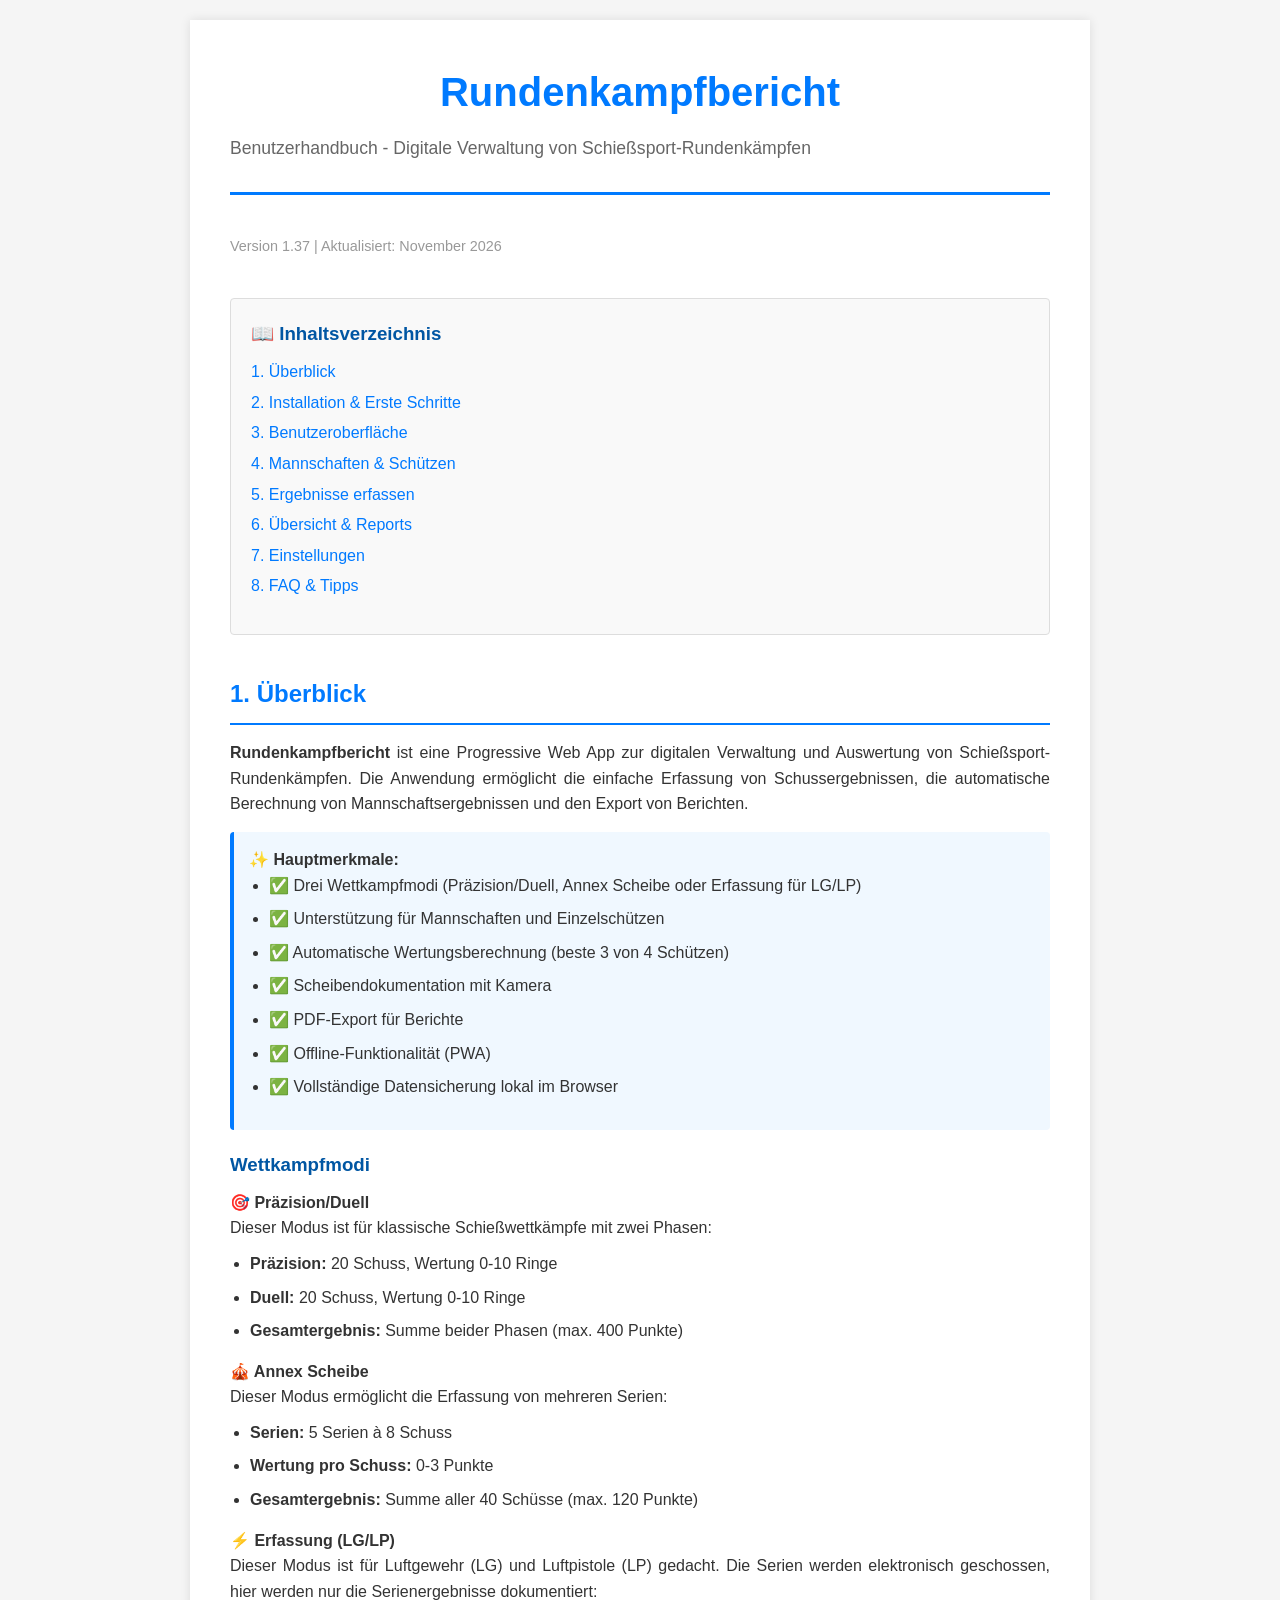
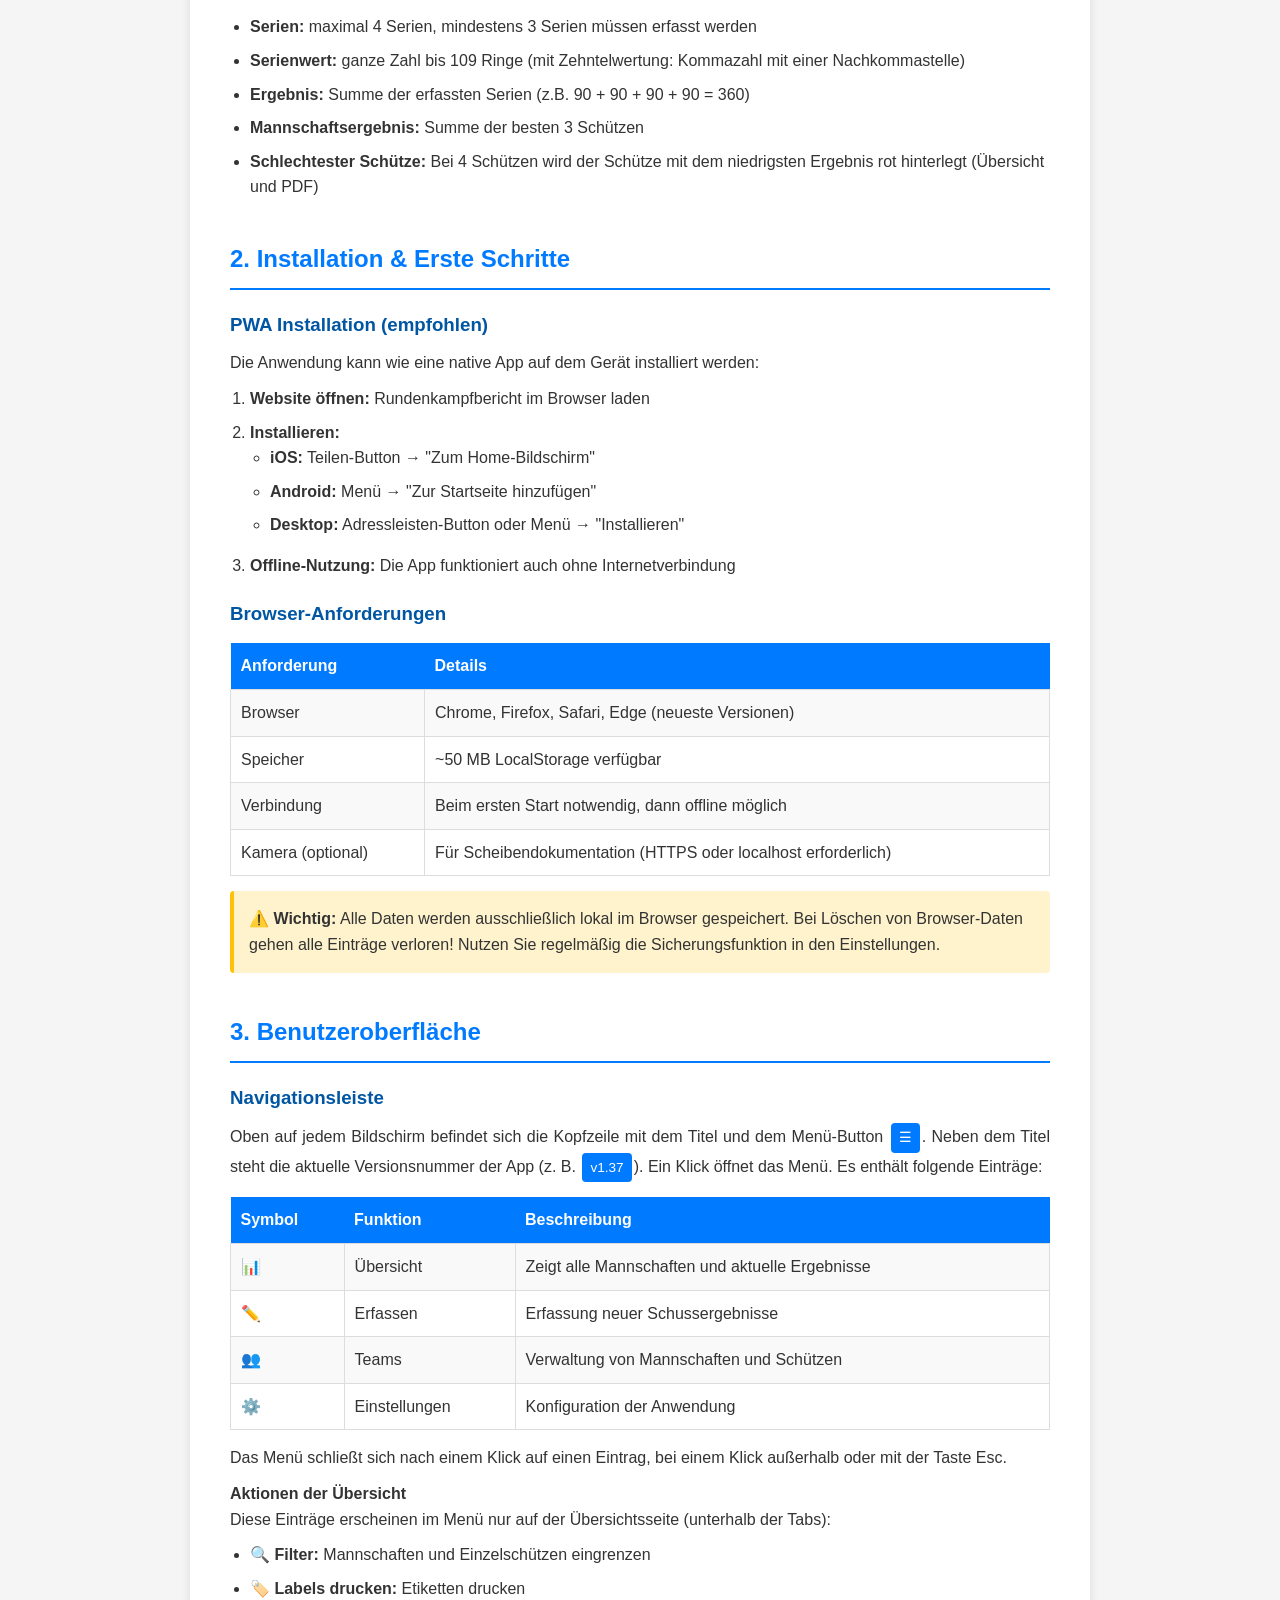
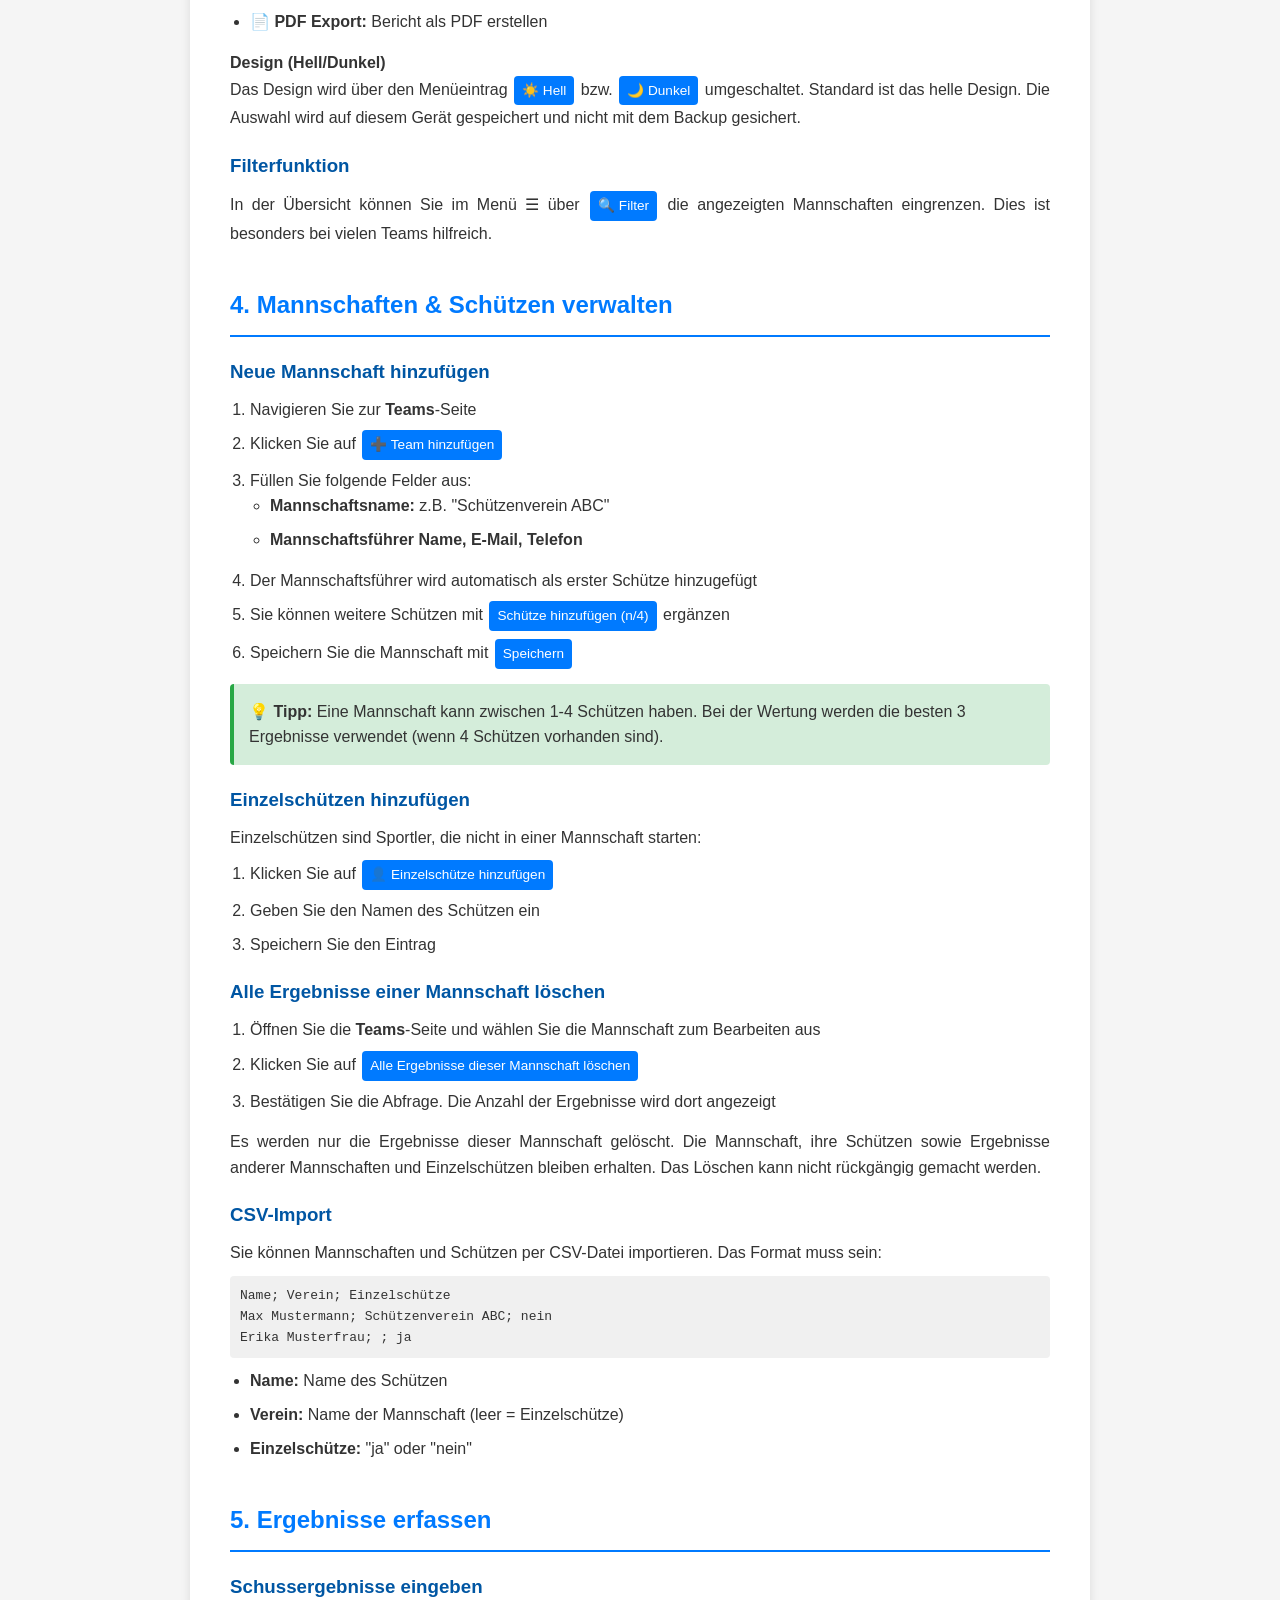
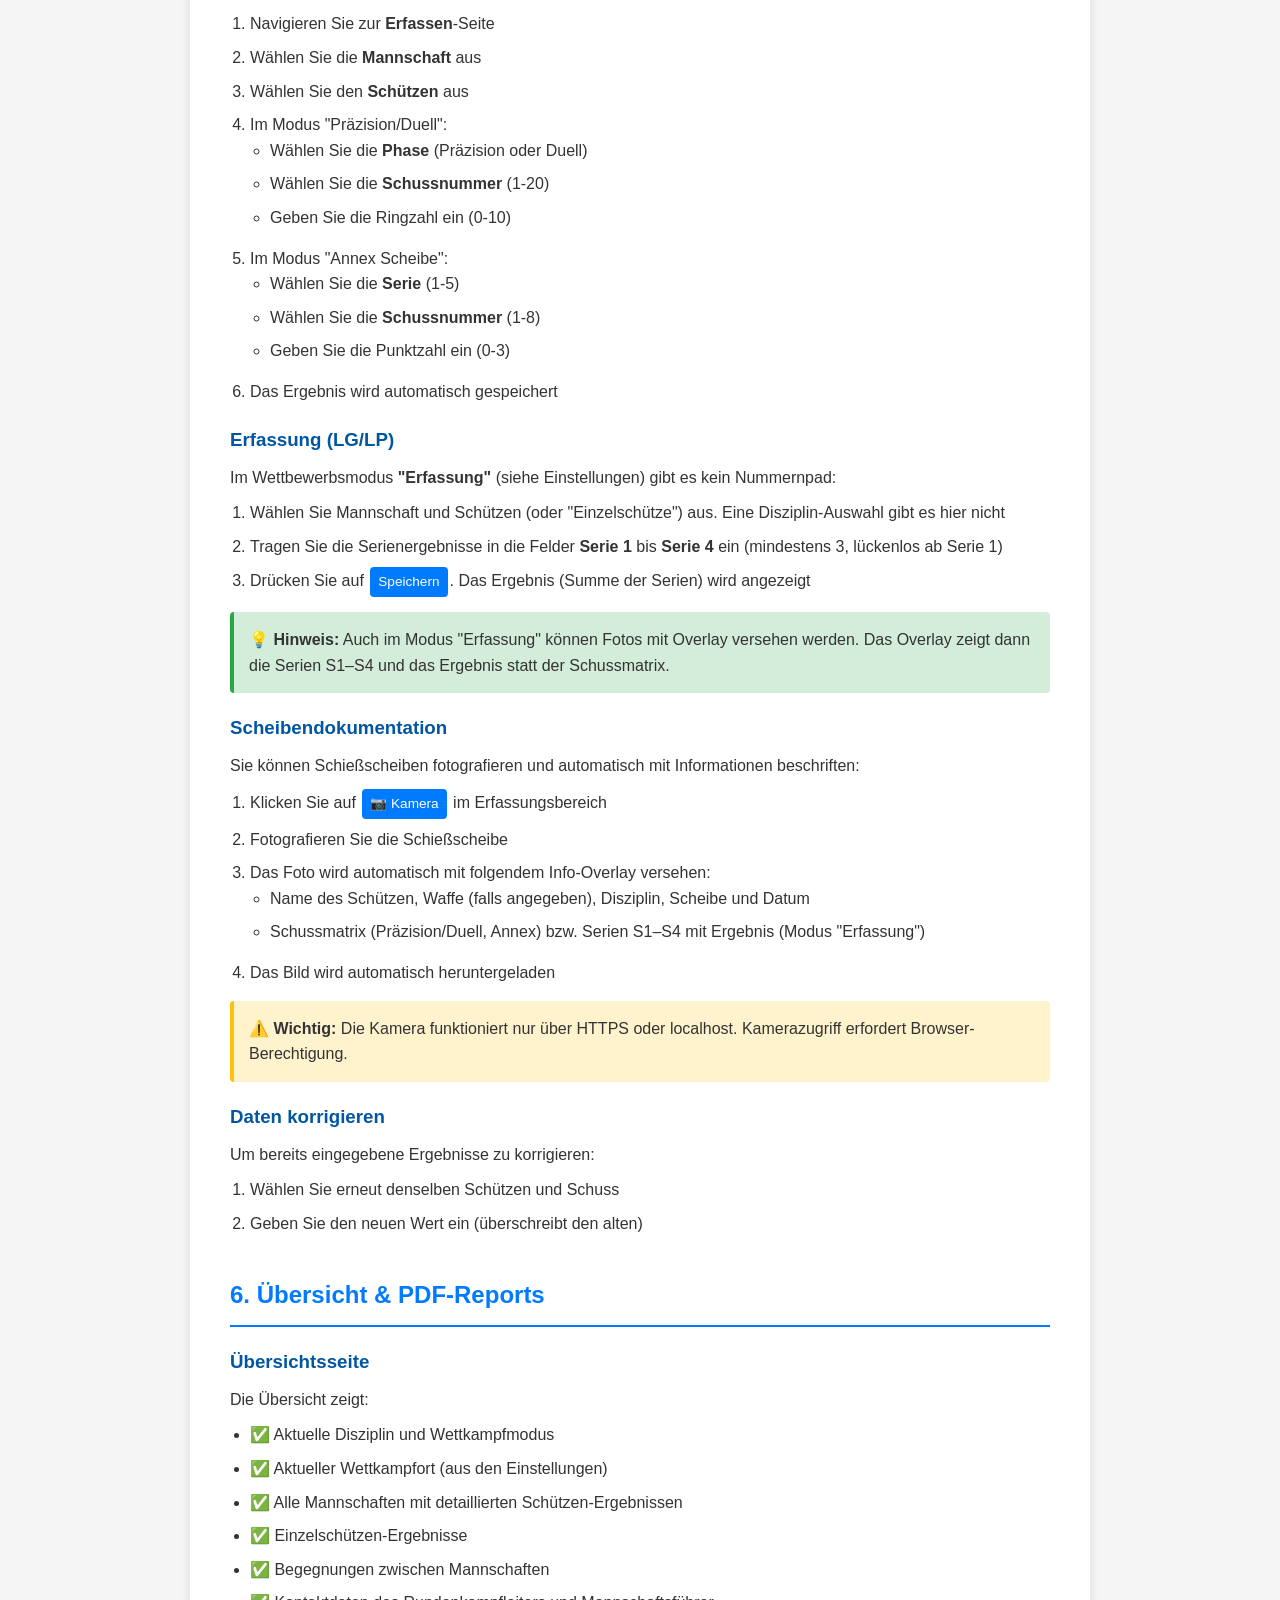
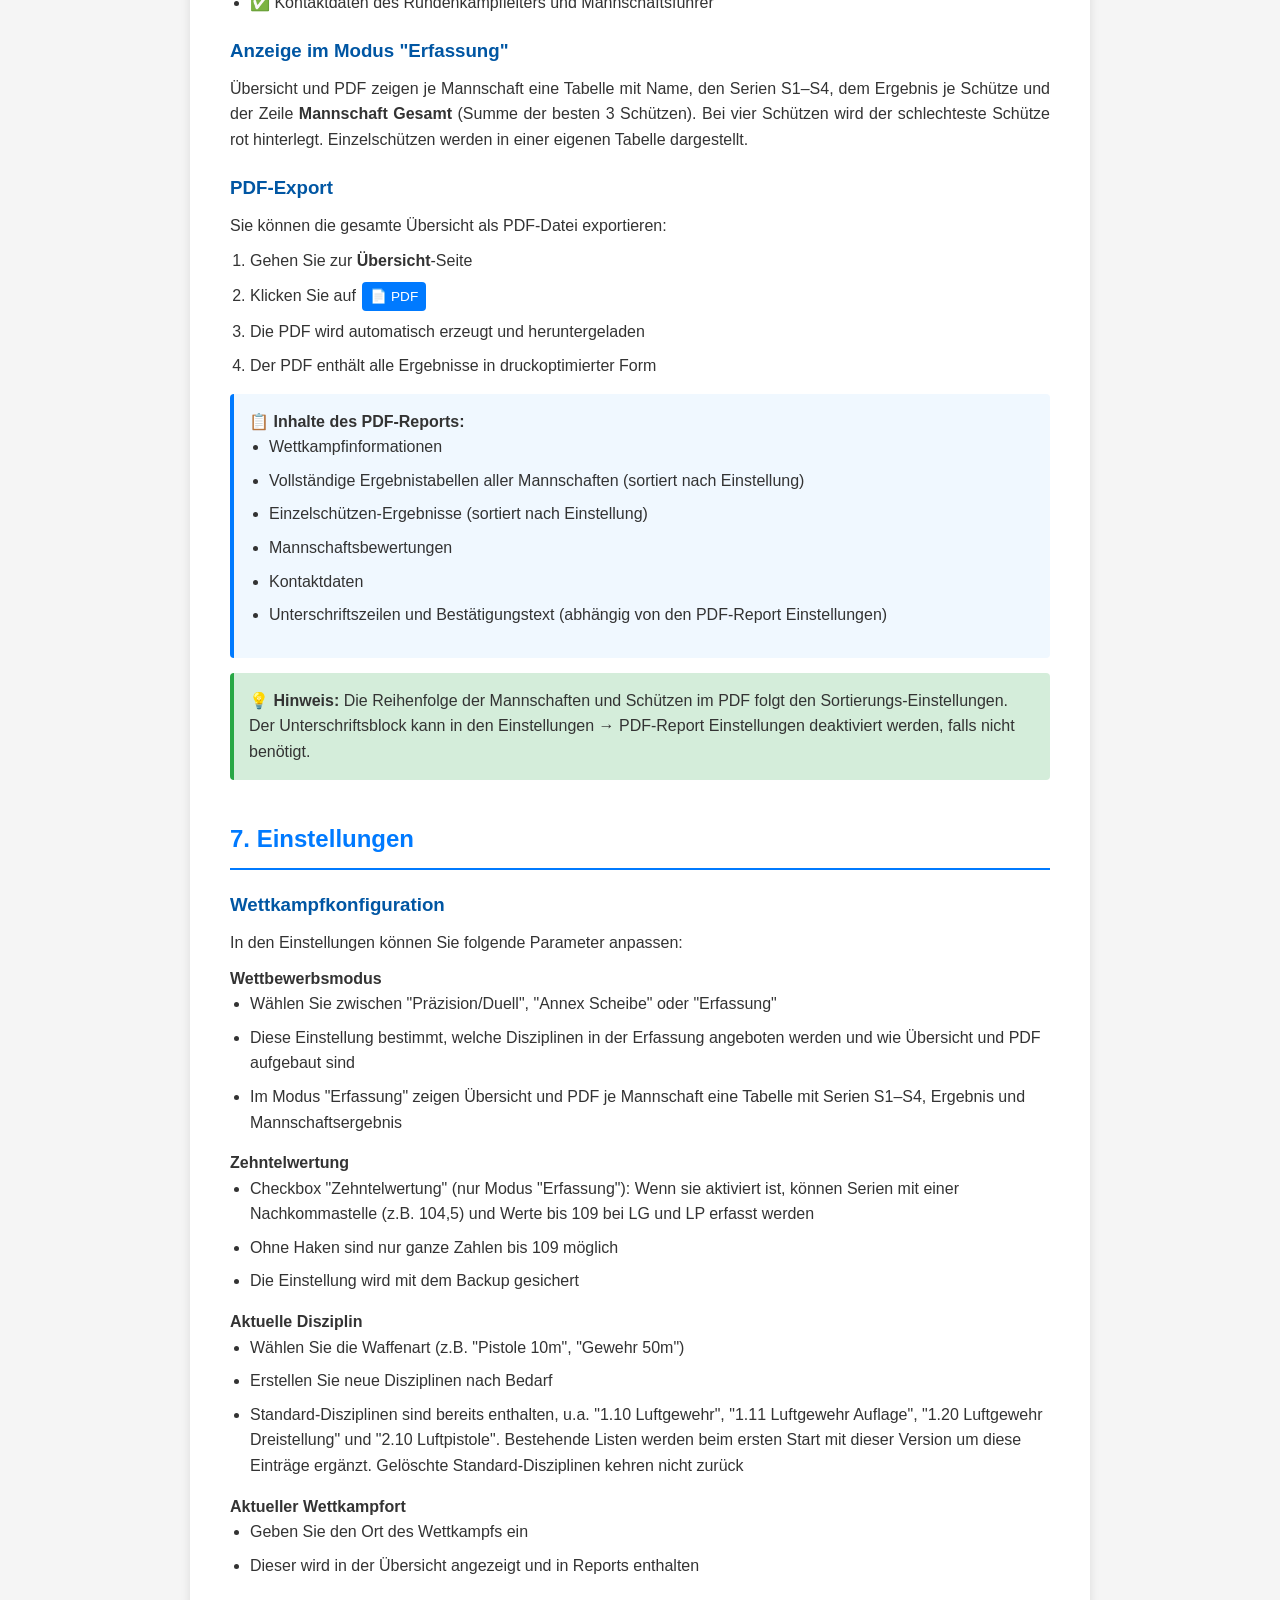
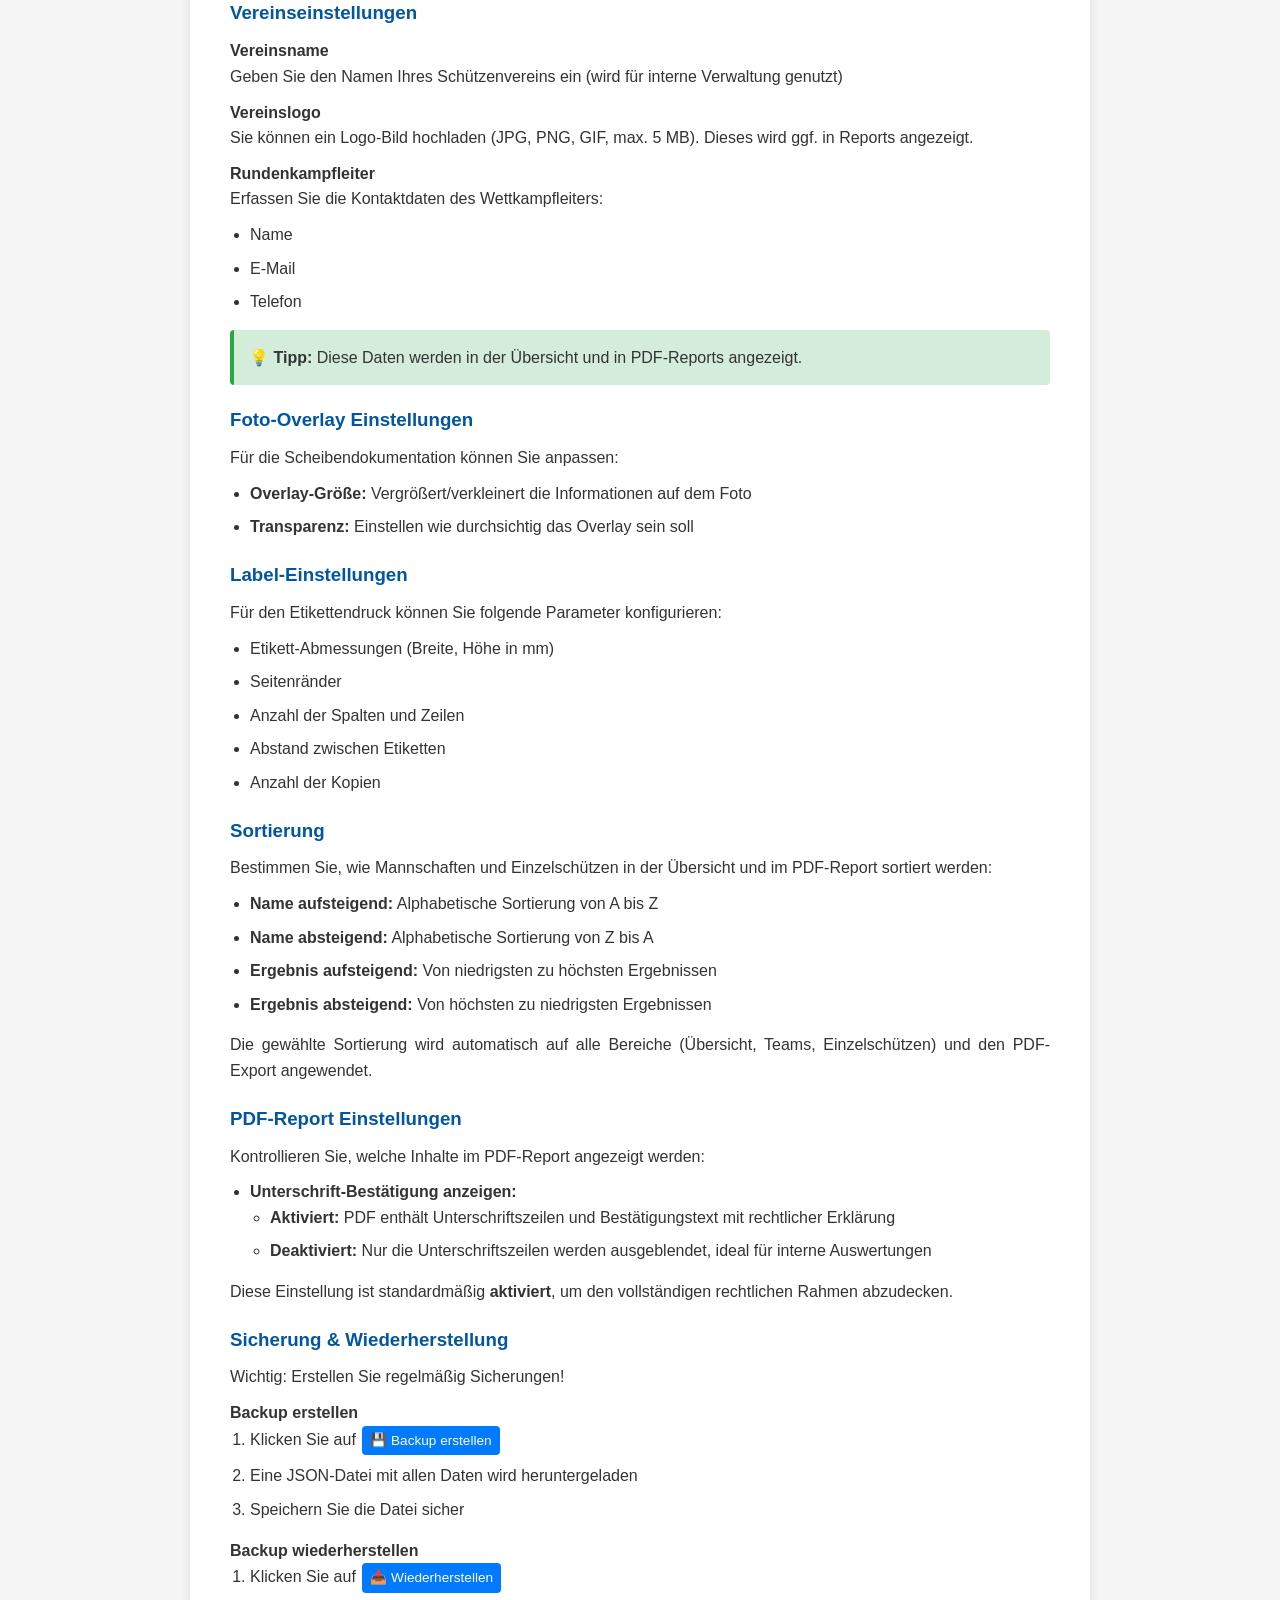
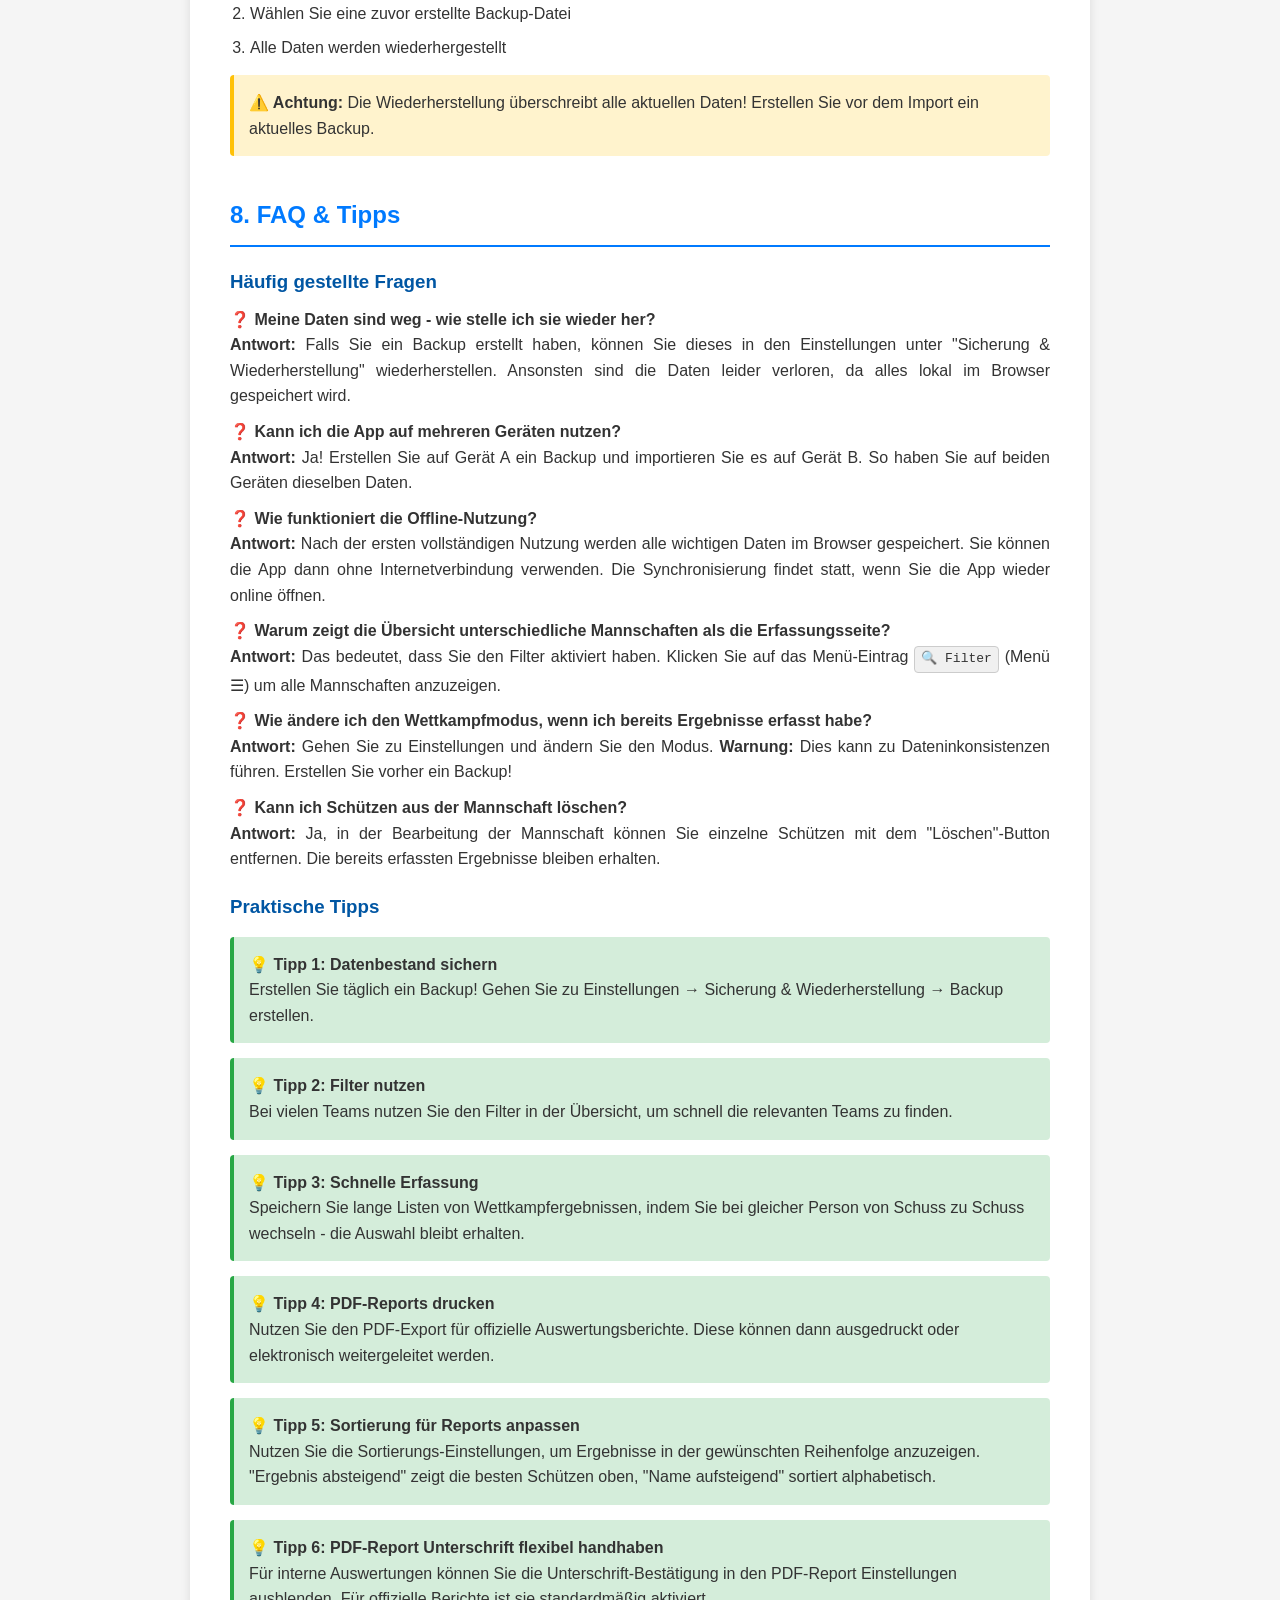
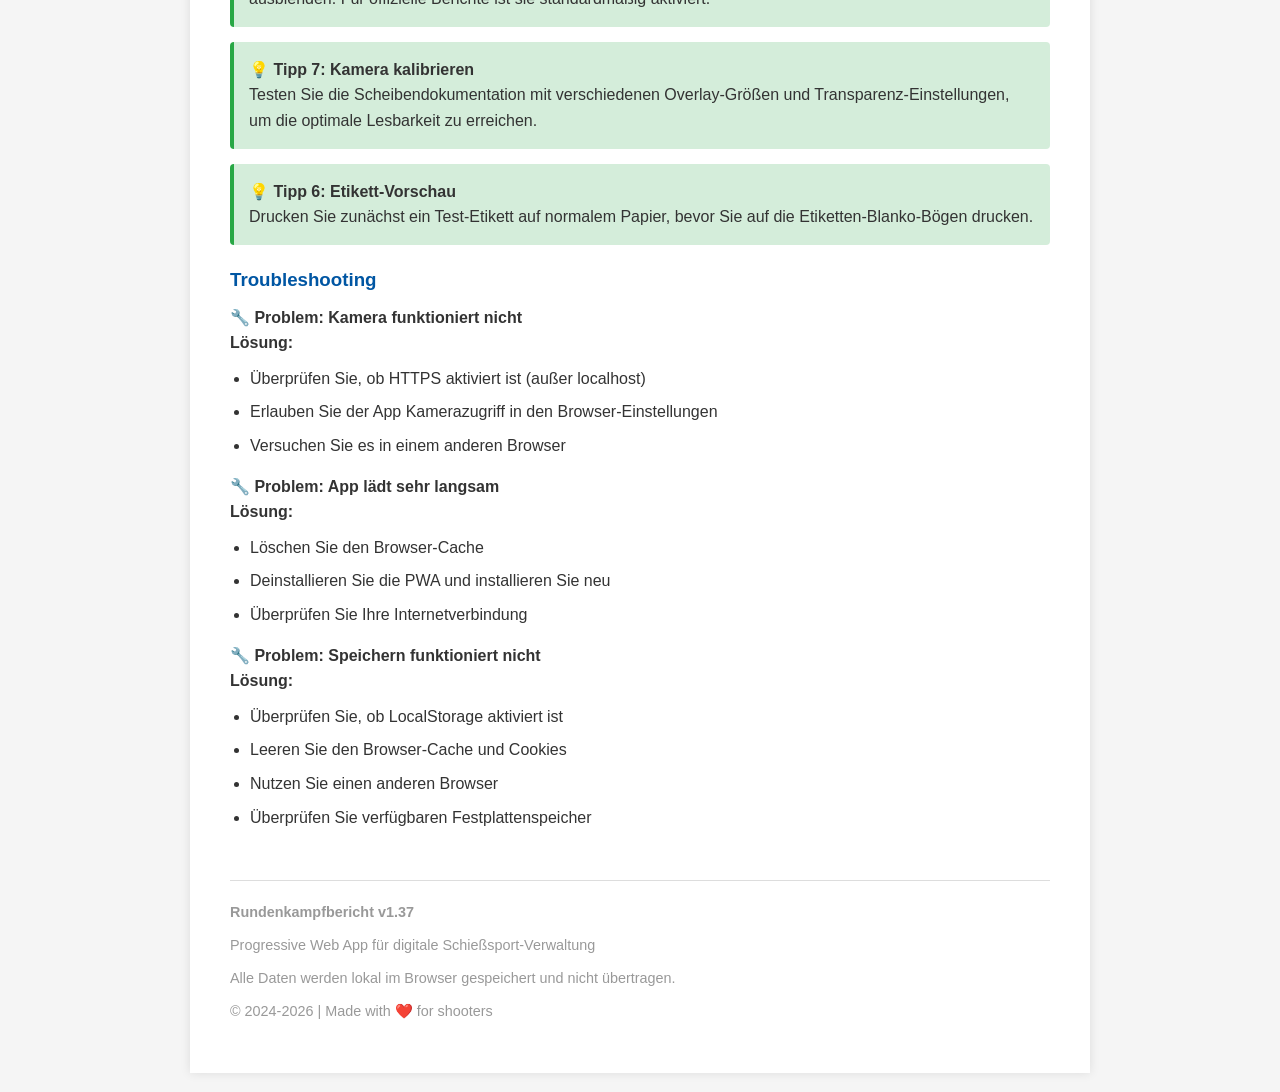
<file: BENUTZERHANDBUCH.html>
<!DOCTYPE html>
<html lang="de">
<head>
    <meta charset="UTF-8">
    <meta name="viewport" content="width=device-width, initial-scale=1.0">
    <title>Rundenkampfbericht - Benutzerhandbuch</title>
    <style>
        * {
            margin: 0;
            padding: 0;
            box-sizing: border-box;
        }
        
        body {
            font-family: 'Segoe UI', Tahoma, Geneva, Verdana, sans-serif;
            line-height: 1.6;
            color: #333;
            background: #f5f5f5;
        }
        
        @page {
            size: A4;
            margin: 1.5cm;
        }
        
        .container {
            max-width: 900px;
            margin: 20px auto;
            background: white;
            padding: 40px;
            box-shadow: 0 0 10px rgba(0,0,0,0.1);
        }
        
        .header {
            text-align: center;
            margin-bottom: 40px;
            border-bottom: 3px solid #007AFF;
            padding-bottom: 20px;
        }
        
        .header h1 {
            font-size: 2.5em;
            color: #007AFF;
            margin-bottom: 10px;
        }
        
        .header p {
            font-size: 1.1em;
            color: #666;
        }
        
        .version {
            text-align: center;
            color: #999;
            margin-bottom: 40px;
            font-size: 0.9em;
        }
        
        h2 {
            color: #007AFF;
            margin-top: 30px;
            margin-bottom: 15px;
            padding-bottom: 10px;
            border-bottom: 2px solid #007AFF;
            page-break-after: avoid;
        }
        
        h3 {
            color: #0056a3;
            margin-top: 20px;
            margin-bottom: 10px;
            page-break-after: avoid;
        }
        
        p {
            margin-bottom: 10px;
            text-align: justify;
        }
        
        ul, ol {
            margin-left: 20px;
            margin-bottom: 15px;
        }
        
        li {
            margin-bottom: 8px;
        }
        
        .feature {
            background: #f0f8ff;
            border-left: 4px solid #007AFF;
            padding: 15px;
            margin: 15px 0;
            border-radius: 4px;
        }
        
        .warning {
            background: #fff3cd;
            border-left: 4px solid #ffc107;
            padding: 15px;
            margin: 15px 0;
            border-radius: 4px;
        }
        
        .tip {
            background: #d4edda;
            border-left: 4px solid #28a745;
            padding: 15px;
            margin: 15px 0;
            border-radius: 4px;
        }
        
        table {
            width: 100%;
            border-collapse: collapse;
            margin: 15px 0;
        }
        
        table th {
            background: #007AFF;
            color: white;
            padding: 10px;
            text-align: left;
        }
        
        table td {
            border: 1px solid #ddd;
            padding: 10px;
        }
        
        table tr:nth-child(even) {
            background: #f9f9f9;
        }
        
        .keyboard {
            background: #f0f0f0;
            border: 1px solid #ccc;
            border-radius: 4px;
            padding: 2px 6px;
            font-family: monospace;
            display: inline-block;
        }
        
        .button-label {
            background: #007AFF;
            color: white;
            padding: 4px 8px;
            border-radius: 4px;
            font-size: 0.85em;
            display: inline-block;
            margin: 0 2px;
        }
        
        .page-break {
            page-break-after: always;
            margin: 40px 0;
        }
        
        .toc {
            background: #f9f9f9;
            border: 1px solid #ddd;
            padding: 20px;
            border-radius: 4px;
            margin: 20px 0;
        }
        
        .toc h3 {
            margin-top: 0;
        }
        
        .toc ul {
            list-style: none;
            margin-left: 0;
        }
        
        .toc li {
            margin-bottom: 5px;
        }
        
        .toc a {
            color: #007AFF;
            text-decoration: none;
        }
        
        .toc a:hover {
            text-decoration: underline;
        }
        
        footer {
            text-align: center;
            margin-top: 50px;
            padding-top: 20px;
            border-top: 1px solid #ddd;
            color: #999;
            font-size: 0.9em;
        }
        
        @media print {
            body {
                background: white;
            }
            
            .container {
                box-shadow: none;
                margin: 0;
                padding: 0;
            }
            
            .no-print {
                display: none;
            }
        }
    </style>
</head>
<body>
    <div class="container">
        <div class="header">
            <h1>Rundenkampfbericht</h1>
            <p>Benutzerhandbuch - Digitale Verwaltung von Schießsport-Rundenkämpfen</p>
        </div>
        
        <div class="version">
            <p>Version 1.37 | Aktualisiert: November 2026</p>
        </div>
        
        <div class="toc">
            <h3>📖 Inhaltsverzeichnis</h3>
            <ul>
                <li><a href="#ueberblick">1. Überblick</a></li>
                <li><a href="#installation">2. Installation & Erste Schritte</a></li>
                <li><a href="#oberflaeche">3. Benutzeroberfläche</a></li>
                <li><a href="#teams">4. Mannschaften & Schützen</a></li>
                <li><a href="#erfassung">5. Ergebnisse erfassen</a></li>
                <li><a href="#uebersicht">6. Übersicht & Reports</a></li>
                <li><a href="#einstellungen">7. Einstellungen</a></li>
                <li><a href="#faq">8. FAQ & Tipps</a></li>
            </ul>
        </div>
        
        <div class="page-break"></div>
        
        <!-- 1. ÜBERBLICK -->
        <h2 id="ueberblick">1. Überblick</h2>
        
        <p>
            <strong>Rundenkampfbericht</strong> ist eine Progressive Web App zur digitalen Verwaltung und Auswertung von 
            Schießsport-Rundenkämpfen. Die Anwendung ermöglicht die einfache Erfassung von Schussergebnissen, die 
            automatische Berechnung von Mannschaftsergebnissen und den Export von Berichten.
        </p>
        
        <div class="feature">
            <strong>✨ Hauptmerkmale:</strong>
            <ul>
                <li>✅ Drei Wettkampfmodi (Präzision/Duell, Annex Scheibe oder Erfassung für LG/LP)</li>
                <li>✅ Unterstützung für Mannschaften und Einzelschützen</li>
                <li>✅ Automatische Wertungsberechnung (beste 3 von 4 Schützen)</li>
                <li>✅ Scheibendokumentation mit Kamera</li>
                <li>✅ PDF-Export für Berichte</li>
                <li>✅ Offline-Funktionalität (PWA)</li>
                <li>✅ Vollständige Datensicherung lokal im Browser</li>
            </ul>
        </div>
        
        <h3>Wettkampfmodi</h3>
        
        <h4>🎯 Präzision/Duell</h4>
        <p>Dieser Modus ist für klassische Schießwettkämpfe mit zwei Phasen:</p>
        <ul>
            <li><strong>Präzision:</strong> 20 Schuss, Wertung 0-10 Ringe</li>
            <li><strong>Duell:</strong> 20 Schuss, Wertung 0-10 Ringe</li>
            <li><strong>Gesamtergebnis:</strong> Summe beider Phasen (max. 400 Punkte)</li>
        </ul>
        
        <h4>🎪 Annex Scheibe</h4>
        <p>Dieser Modus ermöglicht die Erfassung von mehreren Serien:</p>
        <ul>
            <li><strong>Serien:</strong> 5 Serien à 8 Schuss</li>
            <li><strong>Wertung pro Schuss:</strong> 0-3 Punkte</li>
            <li><strong>Gesamtergebnis:</strong> Summe aller 40 Schüsse (max. 120 Punkte)</li>
        </ul>
        
        <h4>⚡ Erfassung (LG/LP)</h4>
        <p>Dieser Modus ist für Luftgewehr (LG) und Luftpistole (LP) gedacht. Die Serien werden elektronisch
        geschossen, hier werden nur die Serienergebnisse dokumentiert:</p>
        <ul>
            <li><strong>Serien:</strong> maximal 4 Serien, mindestens 3 Serien müssen erfasst werden</li>
            <li><strong>Serienwert:</strong> ganze Zahl bis 109 Ringe (mit Zehntelwertung: Kommazahl mit einer Nachkommastelle)</li>
            <li><strong>Ergebnis:</strong> Summe der erfassten Serien (z.B. 90 + 90 + 90 + 90 = 360)</li>
            <li><strong>Mannschaftsergebnis:</strong> Summe der besten 3 Schützen</li>
            <li><strong>Schlechtester Schütze:</strong> Bei 4 Schützen wird der Schütze mit dem niedrigsten Ergebnis rot hinterlegt (Übersicht und PDF)</li>
        </ul>
        
        <!-- 2. INSTALLATION -->
        <div class="page-break"></div>
        <h2 id="installation">2. Installation & Erste Schritte</h2>
        
        <h3>PWA Installation (empfohlen)</h3>
        <p>Die Anwendung kann wie eine native App auf dem Gerät installiert werden:</p>
        
        <ol>
            <li><strong>Website öffnen:</strong> Rundenkampfbericht im Browser laden</li>
            <li><strong>Installieren:</strong> 
                <ul>
                    <li><strong>iOS:</strong> Teilen-Button → "Zum Home-Bildschirm"</li>
                    <li><strong>Android:</strong> Menü → "Zur Startseite hinzufügen"</li>
                    <li><strong>Desktop:</strong> Adressleisten-Button oder Menü → "Installieren"</li>
                </ul>
            </li>
            <li><strong>Offline-Nutzung:</strong> Die App funktioniert auch ohne Internetverbindung</li>
        </ol>
        
        <h3>Browser-Anforderungen</h3>
        <table>
            <tr>
                <th>Anforderung</th>
                <th>Details</th>
            </tr>
            <tr>
                <td>Browser</td>
                <td>Chrome, Firefox, Safari, Edge (neueste Versionen)</td>
            </tr>
            <tr>
                <td>Speicher</td>
                <td>~50 MB LocalStorage verfügbar</td>
            </tr>
            <tr>
                <td>Verbindung</td>
                <td>Beim ersten Start notwendig, dann offline möglich</td>
            </tr>
            <tr>
                <td>Kamera (optional)</td>
                <td>Für Scheibendokumentation (HTTPS oder localhost erforderlich)</td>
            </tr>
        </table>
        
        <div class="warning">
            <strong>⚠️ Wichtig:</strong> Alle Daten werden ausschließlich lokal im Browser gespeichert. 
            Bei Löschen von Browser-Daten gehen alle Einträge verloren! Nutzen Sie regelmäßig die 
            Sicherungsfunktion in den Einstellungen.
        </div>
        
        <!-- 3. BENUTZEROBERFLÄCHE -->
        <div class="page-break"></div>
        <h2 id="oberflaeche">3. Benutzeroberfläche</h2>
        
        <h3>Navigationsleiste</h3>
        <p>Oben auf jedem Bildschirm befindet sich die Kopfzeile mit dem Titel und dem Menü-Button <span class="button-label">☰</span>.
        Neben dem Titel steht die aktuelle Versionsnummer der App (z. B. <span class="button-label">v1.37</span>).
        Ein Klick öffnet das Menü. Es enthält folgende Einträge:</p>
        
        <table>
            <tr>
                <th>Symbol</th>
                <th>Funktion</th>
                <th>Beschreibung</th>
            </tr>
            <tr>
                <td>📊</td>
                <td>Übersicht</td>
                <td>Zeigt alle Mannschaften und aktuelle Ergebnisse</td>
            </tr>
            <tr>
                <td>✏️</td>
                <td>Erfassen</td>
                <td>Erfassung neuer Schussergebnisse</td>
            </tr>
            <tr>
                <td>👥</td>
                <td>Teams</td>
                <td>Verwaltung von Mannschaften und Schützen</td>
            </tr>
            <tr>
                <td>⚙️</td>
                <td>Einstellungen</td>
                <td>Konfiguration der Anwendung</td>
            </tr>
        </table>
        
        <p>Das Menü schließt sich nach einem Klick auf einen Eintrag, bei einem Klick außerhalb oder mit der Taste Esc.</p>
        
        <h4>Aktionen der Übersicht</h4>
        <p>Diese Einträge erscheinen im Menü nur auf der Übersichtsseite (unterhalb der Tabs):</p>
        <ul>
            <li><strong>🔍 Filter:</strong> Mannschaften und Einzelschützen eingrenzen</li>
            <li><strong>🏷️ Labels drucken:</strong> Etiketten drucken</li>
            <li><strong>📄 PDF Export:</strong> Bericht als PDF erstellen</li>
        </ul>
        
        <h4>Design (Hell/Dunkel)</h4>
        <p>Das Design wird über den Menüeintrag <span class="button-label">☀️ Hell</span> bzw.
        <span class="button-label">🌙 Dunkel</span> umgeschaltet. Standard ist das helle Design. Die Auswahl wird
        auf diesem Gerät gespeichert und nicht mit dem Backup gesichert.</p>
        
        <h3>Filterfunktion</h3>
        <p>In der Übersicht können Sie im Menü ☰ über <span class="button-label">🔍 Filter</span>
        die angezeigten Mannschaften eingrenzen. Dies ist besonders bei vielen Teams hilfreich.</p>
        
        <!-- 4. TEAMS & SCHÜTZEN -->
        <div class="page-break"></div>
        <h2 id="teams">4. Mannschaften & Schützen verwalten</h2>
        
        <h3>Neue Mannschaft hinzufügen</h3>
        <ol>
            <li>Navigieren Sie zur <strong>Teams</strong>-Seite</li>
            <li>Klicken Sie auf <span class="button-label">➕ Team hinzufügen</span></li>
            <li>Füllen Sie folgende Felder aus:
                <ul>
                    <li><strong>Mannschaftsname:</strong> z.B. "Schützenverein ABC"</li>
                    <li><strong>Mannschaftsführer Name, E-Mail, Telefon</strong></li>
                </ul>
            </li>
            <li>Der Mannschaftsführer wird automatisch als erster Schütze hinzugefügt</li>
            <li>Sie können weitere Schützen mit <span class="button-label">Schütze hinzufügen (n/4)</span> ergänzen</li>
            <li>Speichern Sie die Mannschaft mit <span class="button-label">Speichern</span></li>
        </ol>
        
        <div class="tip">
            <strong>💡 Tipp:</strong> Eine Mannschaft kann zwischen 1-4 Schützen haben. 
            Bei der Wertung werden die besten 3 Ergebnisse verwendet (wenn 4 Schützen vorhanden sind).
        </div>
        
        <h3>Einzelschützen hinzufügen</h3>
        <p>Einzelschützen sind Sportler, die nicht in einer Mannschaft starten:</p>
        <ol>
            <li>Klicken Sie auf <span class="button-label">👤 Einzelschütze hinzufügen</span></li>
            <li>Geben Sie den Namen des Schützen ein</li>
            <li>Speichern Sie den Eintrag</li>
        </ol>
        
        <h3>Alle Ergebnisse einer Mannschaft löschen</h3>
        <ol>
            <li>Öffnen Sie die <strong>Teams</strong>-Seite und wählen Sie die Mannschaft zum Bearbeiten aus</li>
            <li>Klicken Sie auf <span class="button-label">Alle Ergebnisse dieser Mannschaft löschen</span></li>
            <li>Bestätigen Sie die Abfrage. Die Anzahl der Ergebnisse wird dort angezeigt</li>
        </ol>
        <p>Es werden nur die Ergebnisse dieser Mannschaft gelöscht. Die Mannschaft, ihre Schützen sowie
        Ergebnisse anderer Mannschaften und Einzelschützen bleiben erhalten. Das Löschen kann nicht rückgängig gemacht werden.</p>
        
        <h3>CSV-Import</h3>
        <p>Sie können Mannschaften und Schützen per CSV-Datei importieren. Das Format muss sein:</p>
        <p style="font-family: monospace; background: #f0f0f0; padding: 10px; border-radius: 4px;">
            Name; Verein; Einzelschütze<br>
            Max Mustermann; Schützenverein ABC; nein<br>
            Erika Musterfrau; ; ja
        </p>
        
        <ul>
            <li><strong>Name:</strong> Name des Schützen</li>
            <li><strong>Verein:</strong> Name der Mannschaft (leer = Einzelschütze)</li>
            <li><strong>Einzelschütze:</strong> "ja" oder "nein"</li>
        </ul>
        
        <!-- 5. ERGEBNISSE ERFASSEN -->
        <div class="page-break"></div>
        <h2 id="erfassung">5. Ergebnisse erfassen</h2>
        
        <h3>Schussergebnisse eingeben</h3>
        <ol>
            <li>Navigieren Sie zur <strong>Erfassen</strong>-Seite</li>
            <li>Wählen Sie die <strong>Mannschaft</strong> aus</li>
            <li>Wählen Sie den <strong>Schützen</strong> aus</li>
            <li>Im Modus "Präzision/Duell":
                <ul>
                    <li>Wählen Sie die <strong>Phase</strong> (Präzision oder Duell)</li>
                    <li>Wählen Sie die <strong>Schussnummer</strong> (1-20)</li>
                    <li>Geben Sie die Ringzahl ein (0-10)</li>
                </ul>
            </li>
            <li>Im Modus "Annex Scheibe":
                <ul>
                    <li>Wählen Sie die <strong>Serie</strong> (1-5)</li>
                    <li>Wählen Sie die <strong>Schussnummer</strong> (1-8)</li>
                    <li>Geben Sie die Punktzahl ein (0-3)</li>
                </ul>
            </li>
            <li>Das Ergebnis wird automatisch gespeichert</li>
        </ol>
        
        <h3>Erfassung (LG/LP)</h3>
        <p>Im Wettbewerbsmodus <strong>"Erfassung"</strong> (siehe Einstellungen) gibt es kein Nummernpad:</p>
        <ol>
            <li>Wählen Sie Mannschaft und Schützen (oder "Einzelschütze") aus. Eine Disziplin-Auswahl gibt es hier nicht</li>
            <li>Tragen Sie die Serienergebnisse in die Felder <strong>Serie 1</strong> bis <strong>Serie 4</strong> ein
                (mindestens 3, lückenlos ab Serie 1)</li>
            <li>Drücken Sie auf <span class="button-label">Speichern</span>. Das Ergebnis (Summe der Serien) wird angezeigt</li>
        </ol>
        <div class="tip">
            <strong>💡 Hinweis:</strong> Auch im Modus "Erfassung" können Fotos mit Overlay versehen werden. Das Overlay zeigt dann die Serien S1–S4 und das Ergebnis statt der Schussmatrix.
        </div>
        
        <h3>Scheibendokumentation</h3>
        <p>Sie können Schießscheiben fotografieren und automatisch mit Informationen beschriften:</p>
        
        <ol>
            <li>Klicken Sie auf <span class="button-label">📷 Kamera</span> im Erfassungsbereich</li>
            <li>Fotografieren Sie die Schießscheibe</li>
            <li>Das Foto wird automatisch mit folgendem Info-Overlay versehen:
                <ul>
                    <li>Name des Schützen, Waffe (falls angegeben), Disziplin, Scheibe und Datum</li>
                    <li>Schussmatrix (Präzision/Duell, Annex) bzw. Serien S1–S4 mit Ergebnis (Modus "Erfassung")</li>
                </ul>
            </li>
            <li>Das Bild wird automatisch heruntergeladen</li>
        </ol>
        
        <div class="warning">
            <strong>⚠️ Wichtig:</strong> Die Kamera funktioniert nur über HTTPS oder localhost. 
            Kamerazugriff erfordert Browser-Berechtigung.
        </div>
        
        <h3>Daten korrigieren</h3>
        <p>Um bereits eingegebene Ergebnisse zu korrigieren:</p>
        <ol>
            <li>Wählen Sie erneut denselben Schützen und Schuss</li>
            <li>Geben Sie den neuen Wert ein (überschreibt den alten)</li>
        </ol>
        
        <!-- 6. ÜBERSICHT & REPORTS -->
        <div class="page-break"></div>
        <h2 id="uebersicht">6. Übersicht & PDF-Reports</h2>
        
        <h3>Übersichtsseite</h3>
        <p>Die Übersicht zeigt:</p>
        <ul>
            <li>✅ Aktuelle Disziplin und Wettkampfmodus</li>
            <li>✅ Aktueller Wettkampfort (aus den Einstellungen)</li>
            <li>✅ Alle Mannschaften mit detaillierten Schützen-Ergebnissen</li>
            <li>✅ Einzelschützen-Ergebnisse</li>
            <li>✅ Begegnungen zwischen Mannschaften</li>
            <li>✅ Kontaktdaten des Rundenkampfleiters und Mannschaftsführer</li>
        </ul>
        
        <h3>Anzeige im Modus "Erfassung"</h3>
        <p>Übersicht und PDF zeigen je Mannschaft eine Tabelle mit Name, den Serien S1–S4, dem Ergebnis je Schütze
        und der Zeile <strong>Mannschaft Gesamt</strong> (Summe der besten 3 Schützen). Bei vier Schützen wird der
        schlechteste Schütze rot hinterlegt.
        Einzelschützen werden in einer eigenen Tabelle dargestellt.</p>
        
        <h3>PDF-Export</h3>
        <p>Sie können die gesamte Übersicht als PDF-Datei exportieren:</p>
        <ol>
            <li>Gehen Sie zur <strong>Übersicht</strong>-Seite</li>
            <li>Klicken Sie auf <span class="button-label">📄 PDF</span></li>
            <li>Die PDF wird automatisch erzeugt und heruntergeladen</li>
            <li>Der PDF enthält alle Ergebnisse in druckoptimierter Form</li>
        </ol>
        
        <div class="feature">
            <strong>📋 Inhalte des PDF-Reports:</strong>
            <ul>
                <li>Wettkampfinformationen</li>
                <li>Vollständige Ergebnistabellen aller Mannschaften (sortiert nach Einstellung)</li>
                <li>Einzelschützen-Ergebnisse (sortiert nach Einstellung)</li>
                <li>Mannschaftsbewertungen</li>
                <li>Kontaktdaten</li>
                <li>Unterschriftszeilen und Bestätigungstext (abhängig von den PDF-Report Einstellungen)</li>
            </ul>
        </div>

        <div class="tip">
            <strong>💡 Hinweis:</strong> Die Reihenfolge der Mannschaften und Schützen im PDF folgt den 
            Sortierungs-Einstellungen. Der Unterschriftsblock kann in den Einstellungen → PDF-Report Einstellungen 
            deaktiviert werden, falls nicht benötigt.
        </div>
        
        <!-- 7. EINSTELLUNGEN -->
        <div class="page-break"></div>
        <h2 id="einstellungen">7. Einstellungen</h2>
        
        <h3>Wettkampfkonfiguration</h3>
        <p>In den Einstellungen können Sie folgende Parameter anpassen:</p>
        
        <h4>Wettbewerbsmodus</h4>
        <ul>
            <li>Wählen Sie zwischen "Präzision/Duell", "Annex Scheibe" oder "Erfassung"</li>
            <li>Diese Einstellung bestimmt, welche Disziplinen in der Erfassung angeboten werden und wie Übersicht und PDF aufgebaut sind</li>
            <li>Im Modus "Erfassung" zeigen Übersicht und PDF je Mannschaft eine Tabelle mit Serien S1–S4, Ergebnis und Mannschaftsergebnis</li>
        </ul>
        
        <h4>Zehntelwertung</h4>
        <ul>
            <li>Checkbox "Zehntelwertung" (nur Modus "Erfassung"): Wenn sie aktiviert ist, können Serien mit einer Nachkommastelle
            (z.B. 104,5) und Werte bis 109 bei LG und LP erfasst werden</li>
            <li>Ohne Haken sind nur ganze Zahlen bis 109 möglich</li>
            <li>Die Einstellung wird mit dem Backup gesichert</li>
        </ul>
        
        <h4>Aktuelle Disziplin</h4>
        <ul>
            <li>Wählen Sie die Waffenart (z.B. "Pistole 10m", "Gewehr 50m")</li>
            <li>Erstellen Sie neue Disziplinen nach Bedarf</li>
            <li>Standard-Disziplinen sind bereits enthalten, u.a. "1.10 Luftgewehr", "1.11 Luftgewehr Auflage",
            "1.20 Luftgewehr Dreistellung" und "2.10 Luftpistole". Bestehende Listen werden beim ersten Start mit dieser Version um diese Einträge ergänzt. Gelöschte Standard-Disziplinen kehren nicht zurück</li>
        </ul>
        
        <h4>Aktueller Wettkampfort</h4>
        <ul>
            <li>Geben Sie den Ort des Wettkampfs ein</li>
            <li>Dieser wird in der Übersicht angezeigt und in Reports enthalten</li>
        </ul>
        
        <h3>Vereinseinstellungen</h3>
        
        <h4>Vereinsname</h4>
        <p>Geben Sie den Namen Ihres Schützenvereins ein (wird für interne Verwaltung genutzt)</p>
        
        <h4>Vereinslogo</h4>
        <p>Sie können ein Logo-Bild hochladen (JPG, PNG, GIF, max. 5 MB). Dieses wird ggf. in Reports angezeigt.</p>
        
        <h4>Rundenkampfleiter</h4>
        <p>Erfassen Sie die Kontaktdaten des Wettkampfleiters:</p>
        <ul>
            <li>Name</li>
            <li>E-Mail</li>
            <li>Telefon</li>
        </ul>
        
        <div class="tip">
            <strong>💡 Tipp:</strong> Diese Daten werden in der Übersicht und in PDF-Reports angezeigt.
        </div>
        
        <h3>Foto-Overlay Einstellungen</h3>
        <p>Für die Scheibendokumentation können Sie anpassen:</p>
        <ul>
            <li><strong>Overlay-Größe:</strong> Vergrößert/verkleinert die Informationen auf dem Foto</li>
            <li><strong>Transparenz:</strong> Einstellen wie durchsichtig das Overlay sein soll</li>
        </ul>
        
        <h3>Label-Einstellungen</h3>
        <p>Für den Etikettendruck können Sie folgende Parameter konfigurieren:</p>
        <ul>
            <li>Etikett-Abmessungen (Breite, Höhe in mm)</li>
            <li>Seitenränder</li>
            <li>Anzahl der Spalten und Zeilen</li>
            <li>Abstand zwischen Etiketten</li>
            <li>Anzahl der Kopien</li>
        </ul>

        <h3>Sortierung</h3>
        <p>Bestimmen Sie, wie Mannschaften und Einzelschützen in der Übersicht und im PDF-Report sortiert werden:</p>
        <ul>
            <li><strong>Name aufsteigend:</strong> Alphabetische Sortierung von A bis Z</li>
            <li><strong>Name absteigend:</strong> Alphabetische Sortierung von Z bis A</li>
            <li><strong>Ergebnis aufsteigend:</strong> Von niedrigsten zu höchsten Ergebnissen</li>
            <li><strong>Ergebnis absteigend:</strong> Von höchsten zu niedrigsten Ergebnissen</li>
        </ul>
        <p>Die gewählte Sortierung wird automatisch auf alle Bereiche (Übersicht, Teams, Einzelschützen) und den PDF-Export angewendet.</p>

        <h3>PDF-Report Einstellungen</h3>
        <p>Kontrollieren Sie, welche Inhalte im PDF-Report angezeigt werden:</p>
        <ul>
            <li><strong>Unterschrift-Bestätigung anzeigen:</strong> 
                <ul>
                    <li><strong>Aktiviert:</strong> PDF enthält Unterschriftszeilen und Bestätigungstext mit rechtlicher Erklärung</li>
                    <li><strong>Deaktiviert:</strong> Nur die Unterschriftszeilen werden ausgeblendet, ideal für interne Auswertungen</li>
                </ul>
            </li>
        </ul>
        <p>Diese Einstellung ist standardmäßig <strong>aktiviert</strong>, um den vollständigen rechtlichen Rahmen abzudecken.</p>
        
        <h3>Sicherung & Wiederherstellung</h3>
        <p>Wichtig: Erstellen Sie regelmäßig Sicherungen!</p>
        
        <h4>Backup erstellen</h4>
        <ol>
            <li>Klicken Sie auf <span class="button-label">💾 Backup erstellen</span></li>
            <li>Eine JSON-Datei mit allen Daten wird heruntergeladen</li>
            <li>Speichern Sie die Datei sicher</li>
        </ol>
        
        <h4>Backup wiederherstellen</h4>
        <ol>
            <li>Klicken Sie auf <span class="button-label">📥 Wiederherstellen</span></li>
            <li>Wählen Sie eine zuvor erstellte Backup-Datei</li>
            <li>Alle Daten werden wiederhergestellt</li>
        </ol>
        
        <div class="warning">
            <strong>⚠️ Achtung:</strong> Die Wiederherstellung überschreibt alle aktuellen Daten! 
            Erstellen Sie vor dem Import ein aktuelles Backup.
        </div>
        
        <!-- 8. FAQ & TIPPS -->
        <div class="page-break"></div>
        <h2 id="faq">8. FAQ & Tipps</h2>
        
        <h3>Häufig gestellte Fragen</h3>
        
        <h4>❓ Meine Daten sind weg - wie stelle ich sie wieder her?</h4>
        <p><strong>Antwort:</strong> Falls Sie ein Backup erstellt haben, können Sie dieses in den Einstellungen 
        unter "Sicherung & Wiederherstellung" wiederherstellen. Ansonsten sind die Daten leider verloren, 
        da alles lokal im Browser gespeichert wird.</p>
        
        <h4>❓ Kann ich die App auf mehreren Geräten nutzen?</h4>
        <p><strong>Antwort:</strong> Ja! Erstellen Sie auf Gerät A ein Backup und importieren Sie es auf Gerät B. 
        So haben Sie auf beiden Geräten dieselben Daten.</p>
        
        <h4>❓ Wie funktioniert die Offline-Nutzung?</h4>
        <p><strong>Antwort:</strong> Nach der ersten vollständigen Nutzung werden alle wichtigen Daten im Browser 
        gespeichert. Sie können die App dann ohne Internetverbindung verwenden. Die Synchronisierung findet statt, 
        wenn Sie die App wieder online öffnen.</p>
        
        <h4>❓ Warum zeigt die Übersicht unterschiedliche Mannschaften als die Erfassungsseite?</h4>
        <p><strong>Antwort:</strong> Das bedeutet, dass Sie den Filter aktiviert haben. Klicken Sie auf das 
        Menü-Eintrag <span class="keyboard">🔍 Filter</span> (Menü ☰) um alle Mannschaften anzuzeigen.</p>
        
        <h4>❓ Wie ändere ich den Wettkampfmodus, wenn ich bereits Ergebnisse erfasst habe?</h4>
        <p><strong>Antwort:</strong> Gehen Sie zu Einstellungen und ändern Sie den Modus. 
        <strong>Warnung:</strong> Dies kann zu Dateninkonsistenzen führen. Erstellen Sie vorher ein Backup!</p>
        
        <h4>❓ Kann ich Schützen aus der Mannschaft löschen?</h4>
        <p><strong>Antwort:</strong> Ja, in der Bearbeitung der Mannschaft können Sie einzelne Schützen mit dem 
        "Löschen"-Button entfernen. Die bereits erfassten Ergebnisse bleiben erhalten.</p>
        
        <h3>Praktische Tipps</h3>
        
        <div class="tip">
            <strong>💡 Tipp 1: Datenbestand sichern</strong><br>
            Erstellen Sie täglich ein Backup! Gehen Sie zu Einstellungen → Sicherung & Wiederherstellung → 
            Backup erstellen.
        </div>
        
        <div class="tip">
            <strong>💡 Tipp 2: Filter nutzen</strong><br>
            Bei vielen Teams nutzen Sie den Filter in der Übersicht, um schnell die relevanten Teams zu finden.
        </div>
        
        <div class="tip">
            <strong>💡 Tipp 3: Schnelle Erfassung</strong><br>
            Speichern Sie lange Listen von Wettkampfergebnissen, indem Sie bei gleicher Person von Schuss zu 
            Schuss wechseln - die Auswahl bleibt erhalten.
        </div>
        
        <div class="tip">
            <strong>💡 Tipp 4: PDF-Reports drucken</strong><br>
            Nutzen Sie den PDF-Export für offizielle Auswertungsberichte. Diese können dann ausgedruckt oder 
            elektronisch weitergeleitet werden.
        </div>
        
        <div class="tip">
            <strong>💡 Tipp 5: Sortierung für Reports anpassen</strong><br>
            Nutzen Sie die Sortierungs-Einstellungen, um Ergebnisse in der gewünschten Reihenfolge anzuzeigen. 
            "Ergebnis absteigend" zeigt die besten Schützen oben, "Name aufsteigend" sortiert alphabetisch.
        </div>

        <div class="tip">
            <strong>💡 Tipp 6: PDF-Report Unterschrift flexibel handhaben</strong><br>
            Für interne Auswertungen können Sie die Unterschrift-Bestätigung in den PDF-Report Einstellungen 
            ausblenden. Für offizielle Berichte ist sie standardmäßig aktiviert.
        </div>

        <div class="tip">
            <strong>💡 Tipp 7: Kamera kalibrieren</strong><br>
            Testen Sie die Scheibendokumentation mit verschiedenen Overlay-Größen und Transparenz-Einstellungen, 
            um die optimale Lesbarkeit zu erreichen.
        </div>

        
        <div class="tip">
            <strong>💡 Tipp 6: Etikett-Vorschau</strong><br>
            Drucken Sie zunächst ein Test-Etikett auf normalem Papier, bevor Sie auf die Etiketten-Blanko-Bögen drucken.
        </div>
        
        <h3>Troubleshooting</h3>
        
        <h4>🔧 Problem: Kamera funktioniert nicht</h4>
        <p><strong>Lösung:</strong></p>
        <ul>
            <li>Überprüfen Sie, ob HTTPS aktiviert ist (außer localhost)</li>
            <li>Erlauben Sie der App Kamerazugriff in den Browser-Einstellungen</li>
            <li>Versuchen Sie es in einem anderen Browser</li>
        </ul>
        
        <h4>🔧 Problem: App lädt sehr langsam</h4>
        <p><strong>Lösung:</strong></p>
        <ul>
            <li>Löschen Sie den Browser-Cache</li>
            <li>Deinstallieren Sie die PWA und installieren Sie neu</li>
            <li>Überprüfen Sie Ihre Internetverbindung</li>
        </ul>
        
        <h4>🔧 Problem: Speichern funktioniert nicht</h4>
        <p><strong>Lösung:</strong></p>
        <ul>
            <li>Überprüfen Sie, ob LocalStorage aktiviert ist</li>
            <li>Leeren Sie den Browser-Cache und Cookies</li>
            <li>Nutzen Sie einen anderen Browser</li>
            <li>Überprüfen Sie verfügbaren Festplattenspeicher</li>
        </ul>
        
        <!-- FOOTER -->
        <div class="page-break"></div>
        <footer>
            <p><strong>Rundenkampfbericht v1.37</strong></p>
            <p>Progressive Web App für digitale Schießsport-Verwaltung</p>
            <p>Alle Daten werden lokal im Browser gespeichert und nicht übertragen.</p>
            <p>© 2024-2026 | Made with ❤️ for shooters</p>
        </footer>
    </div>
</body>
</html>
</file>
